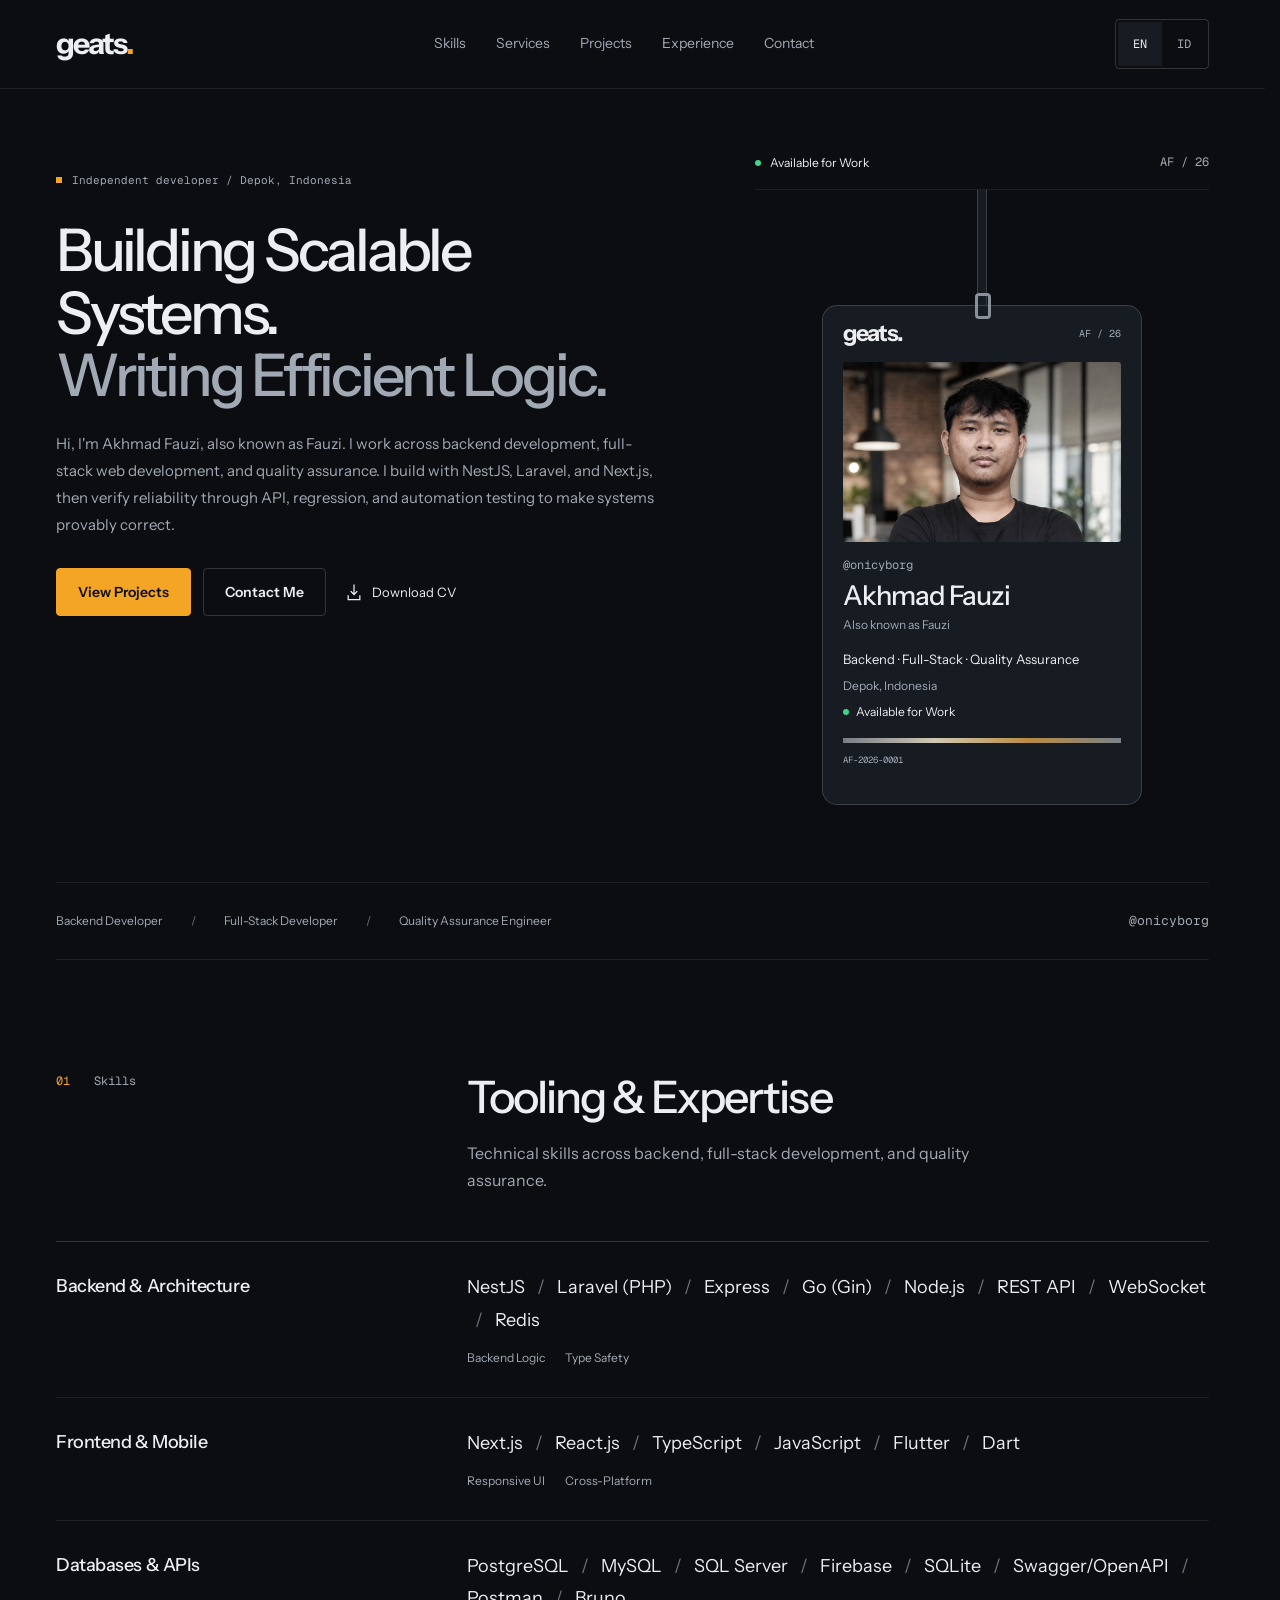
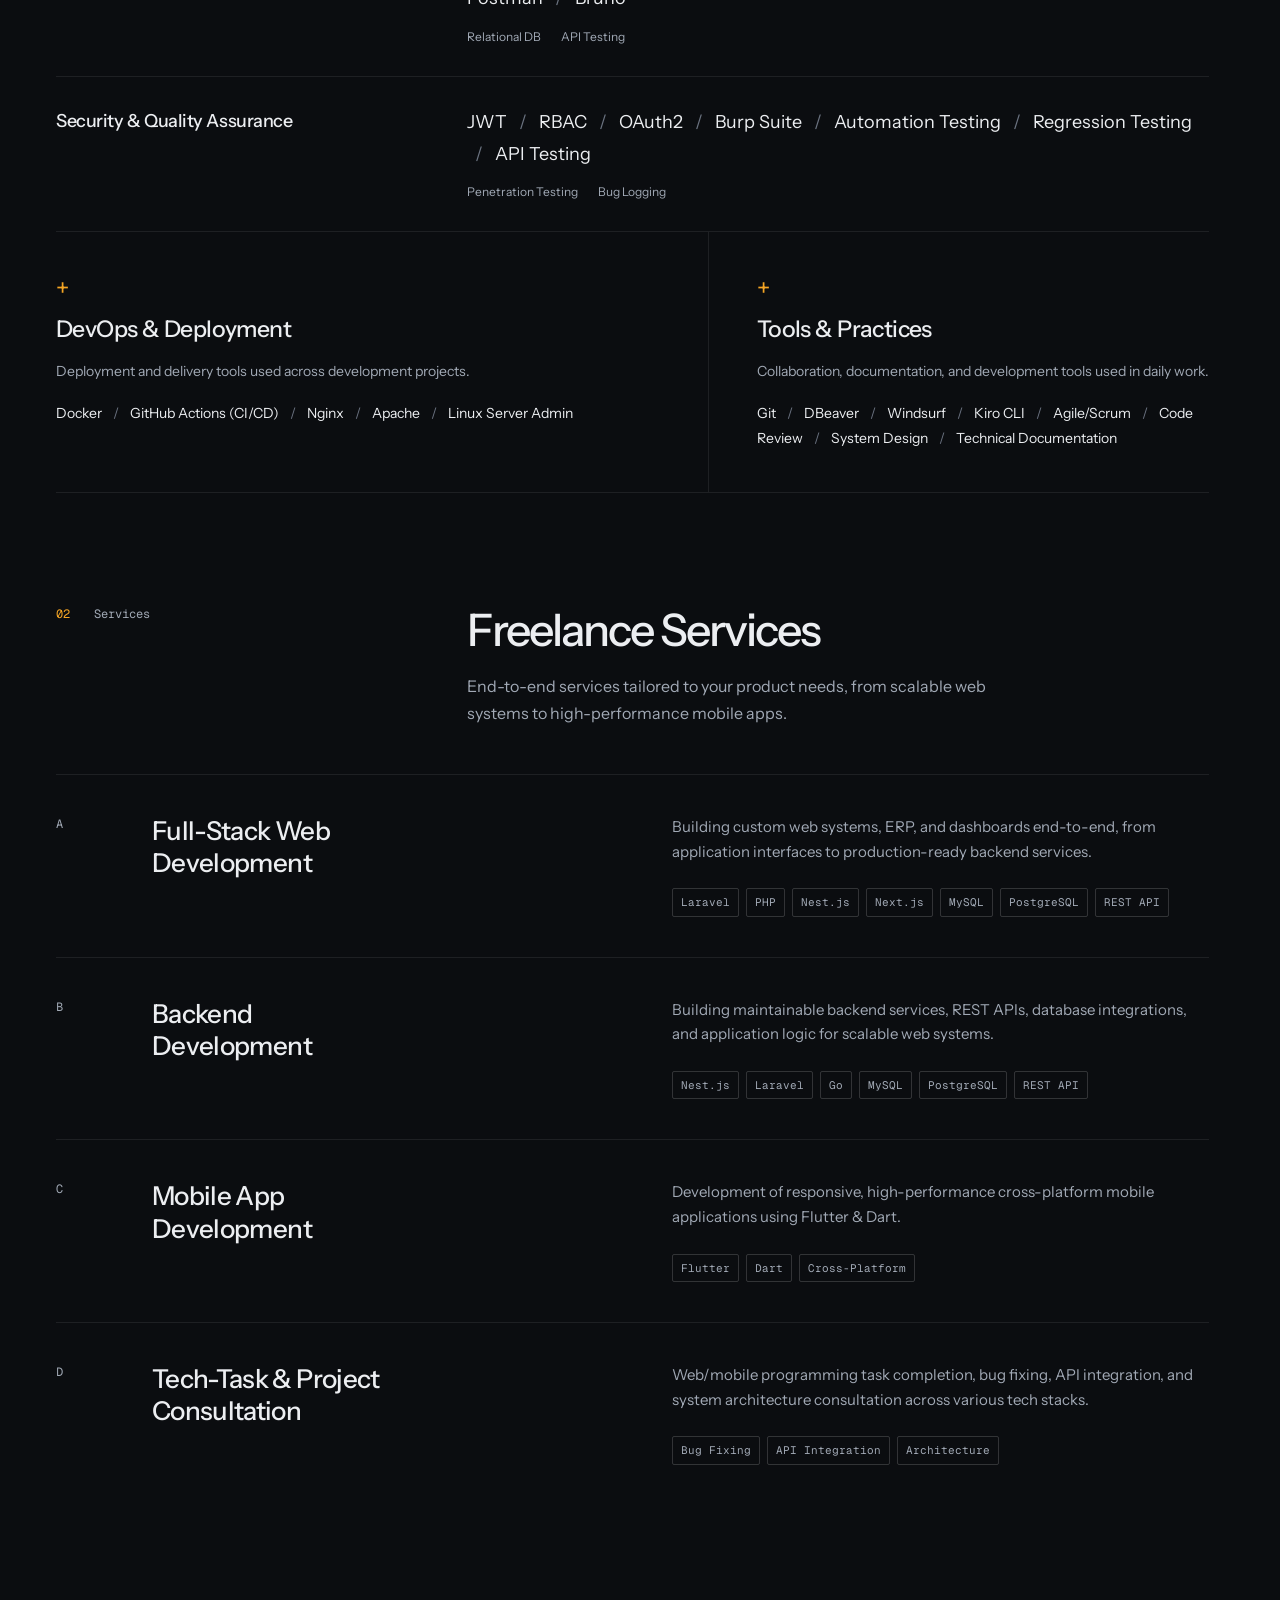
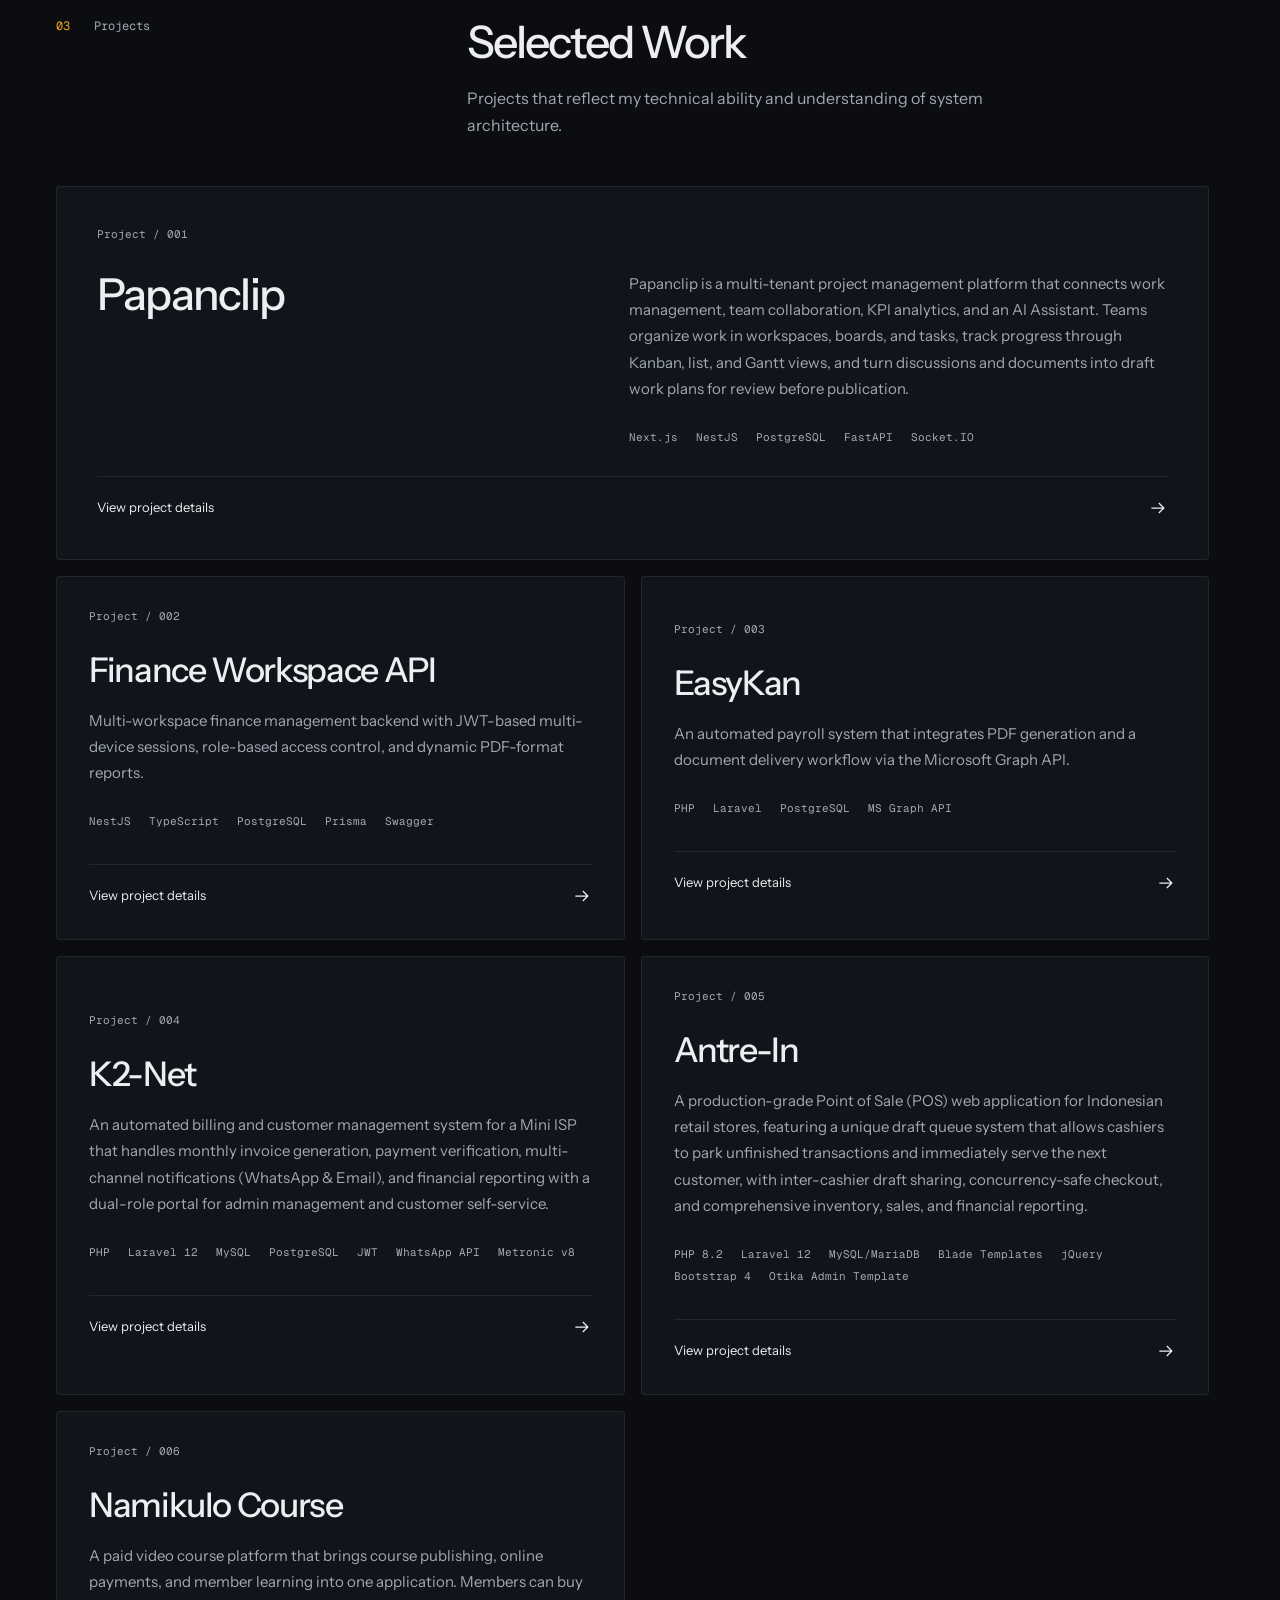
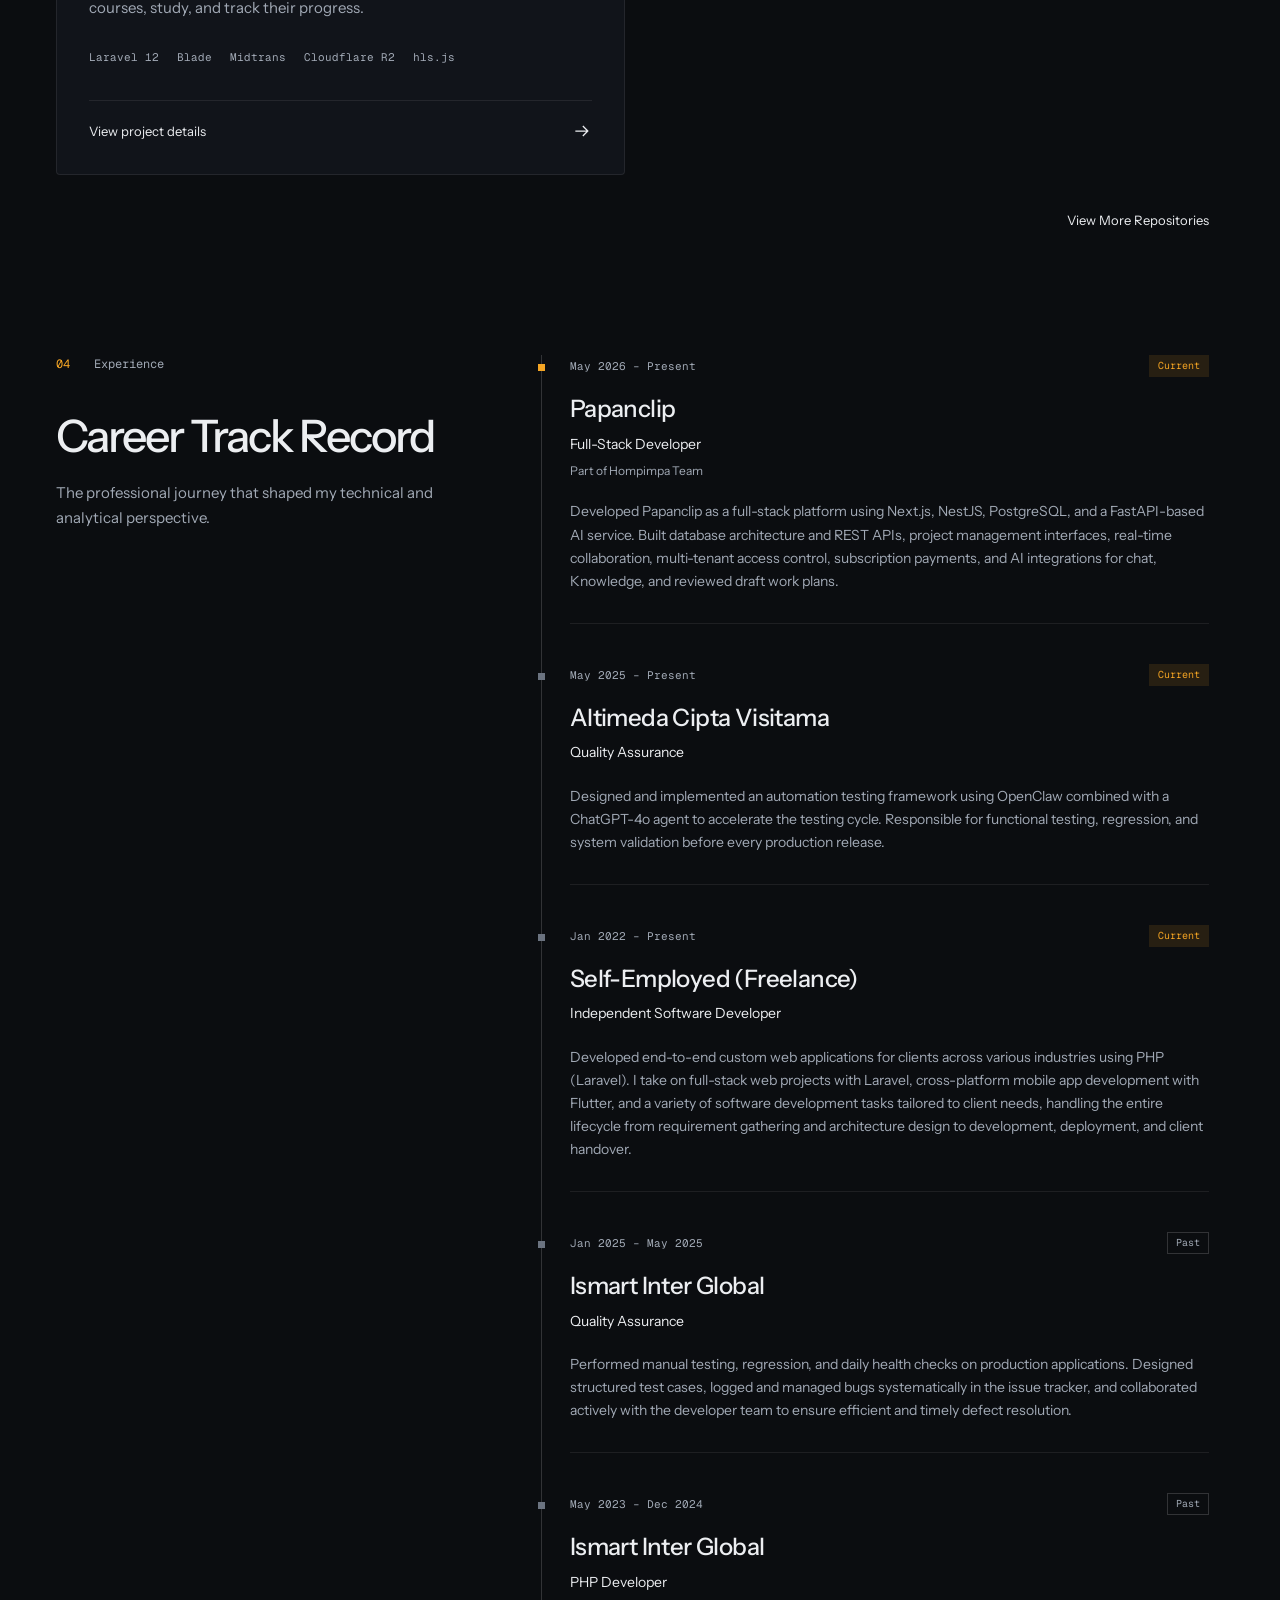
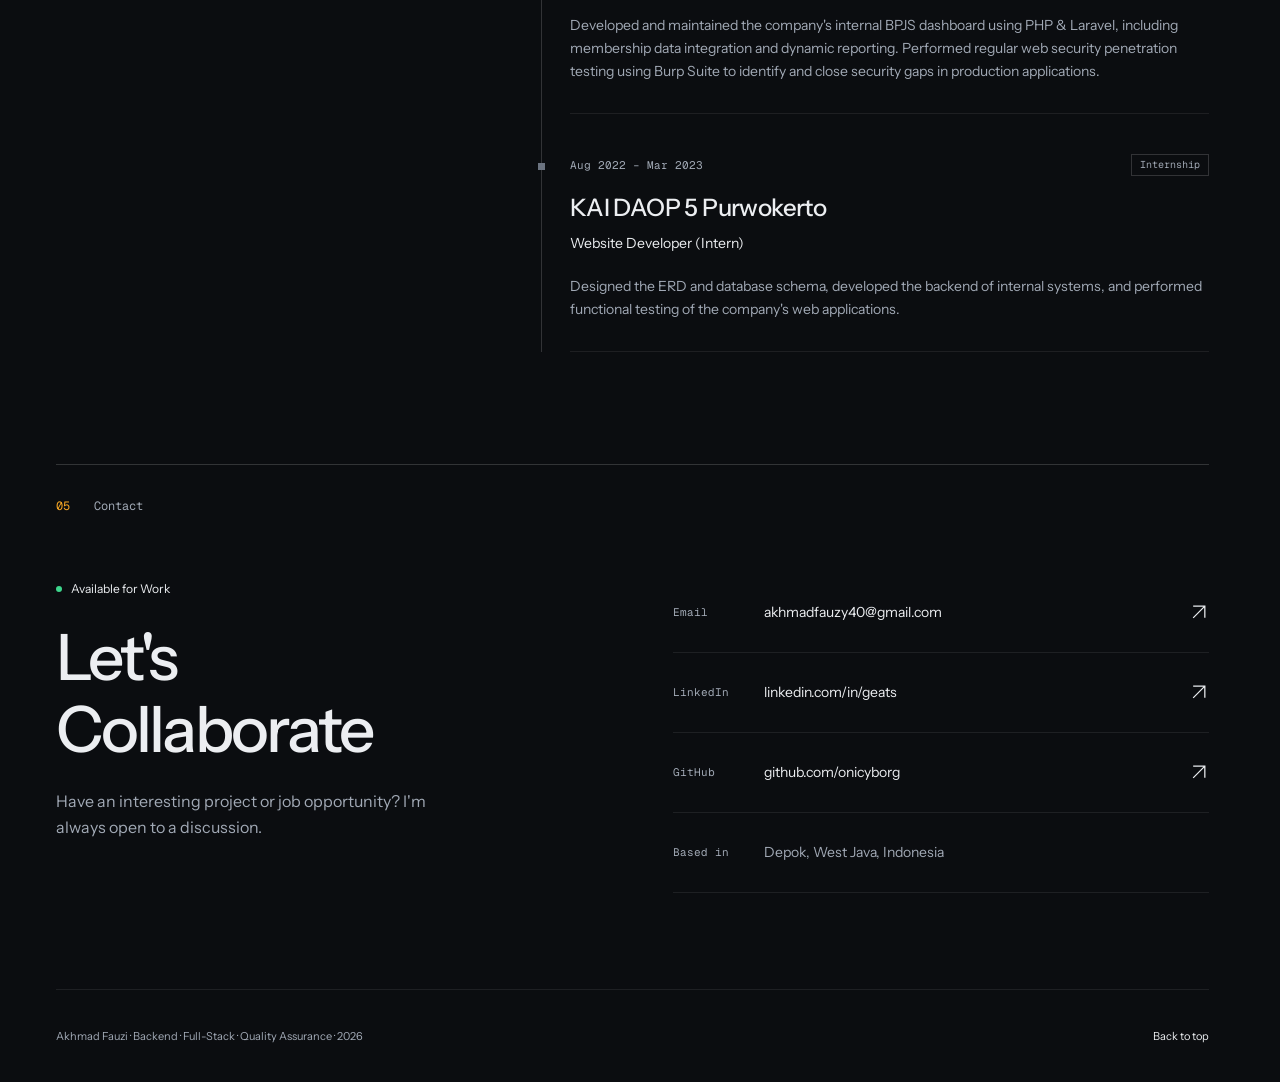
<file: index.html>
<!doctype html>
<html lang="en">
<head>
  <meta charset="UTF-8">
  <meta name="viewport" content="width=device-width, initial-scale=1">
  <title>Akhmad Fauzi | Backend, Full-Stack &amp; Quality Assurance</title>
  <meta name="description" content="Akhmad Fauzi (Fauzi), Backend Developer, Full-Stack Developer, and Quality Assurance Engineer in Depok, Indonesia. NestJS, Laravel, Next.js, and software testing.">
  <meta name="theme-color" content="#0B0D10">
  <meta property="og:type" content="website">
  <meta property="og:title" content="Akhmad Fauzi | Backend, Full-Stack &amp; Quality Assurance">
  <meta property="og:description" content="Akhmad Fauzi (Fauzi), Backend Developer, Full-Stack Developer, and Quality Assurance Engineer in Depok, Indonesia. NestJS, Laravel, Next.js, and software testing.">
  <meta property="og:url" content="https://geats-portfolio.vercel.app/">
  <meta property="og:image" content="https://geats-portfolio.vercel.app/geats.png">
  <meta property="og:locale" content="en_US">
  <meta name="twitter:card" content="summary">
  <meta name="twitter:title" content="Akhmad Fauzi | Backend, Full-Stack &amp; Quality Assurance">
  <meta name="twitter:description" content="Akhmad Fauzi (Fauzi), Backend Developer, Full-Stack Developer, and Quality Assurance Engineer in Depok, Indonesia. NestJS, Laravel, Next.js, and software testing.">
  <meta name="twitter:image" content="https://geats-portfolio.vercel.app/geats.png">
  <link rel="canonical" href="https://geats-portfolio.vercel.app/">
  <link rel="icon" href="geats.png" type="image/png">
  <link rel="preconnect" href="https://fonts.googleapis.com">
  <link rel="preconnect" href="https://fonts.gstatic.com" crossorigin>
  <link href="https://fonts.googleapis.com/css2?family=Geist+Mono:wght@400;500&family=Instrument+Sans:wght@400;500;600;700&display=swap" rel="stylesheet" media="print" onload="this.media='all'">
  <link rel="stylesheet" href="assets/css/styles.css">
  <script type="importmap">{"imports":{"three":"https://cdn.jsdelivr.net/npm/three@0.160.0/build/three.module.js","three/addons/":"https://cdn.jsdelivr.net/npm/three@0.160.0/examples/jsm/"}}</script>
  <script type="module" src="assets/js/main.js"></script>
</head>
<body>
  <a class="skip-link" href="#main" data-i18n="nav.skip">Skip to content</a>
  <header class="site-header"><div class="header-inner container">
    <a class="wordmark" href="#hero" data-i18n-aria="nav.home" aria-label="Akhmad Fauzi, home">geats<span aria-hidden="true">.</span></a>
    <nav id="navigation" data-i18n-aria="nav.main" aria-label="Main navigation"><a href="#skills" data-i18n="nav.skills">Skills</a><a href="#services" data-i18n="nav.services">Services</a><a href="#projects" data-i18n="nav.projects">Projects</a><a href="#experience" data-i18n="nav.experience">Experience</a><a href="#contact" data-i18n="nav.contact">Contact</a></nav>
    <div class="header-actions"><div class="language-switch" role="group" data-i18n-aria="nav.language" aria-label="Language"><button type="button" data-lang="en" aria-pressed="true" data-i18n-aria="lang.en" aria-label="English">EN</button><button type="button" data-lang="id" aria-pressed="false" data-i18n-aria="lang.id" aria-label="Indonesian">ID</button></div><button type="button" class="menu-toggle" aria-expanded="false" aria-controls="navigation" data-i18n="nav.menu">Menu</button></div>
  </div></header>
  <main id="main" tabindex="-1">
    <section id="hero" class="hero container" aria-labelledby="hero-title">
      <div class="hero-copy">
        <p class="eyebrow"><span class="signal-mark" aria-hidden="true"></span><span data-i18n="hero.eyebrow">Independent developer / Depok, Indonesia</span></p>
        <h1 id="hero-title"><span data-i18n="hero.line1">Building Scalable Systems.</span> <span class="headline-secondary" data-i18n="hero.line2">Writing Efficient Logic.</span></h1>
        <p class="hero-description" data-i18n="hero.desc">Hi, I'm Akhmad Fauzi, also known as Fauzi. I work across backend development, full-stack web development, and quality assurance. I build with NestJS, Laravel, and Next.js, then verify reliability through API, regression, and automation testing to make systems provably correct.</p>
        <div class="hero-actions"><a href="#projects" class="button primary" data-i18n="hero.btnProjects">View Projects</a><a href="#contact" class="button secondary" data-i18n="hero.btnContact">Contact Me</a><a href="CV-Akhmad Fauzi.pdf" download="CV-Akhmad-Fauzi.pdf" class="text-link cv-link"><svg viewBox="0 0 24 24" aria-hidden="true"><path d="M12 3v12m-4-4 4 4 4-4M5 16v5h14v-5"/></svg><span data-i18n="hero.btnCV">Download CV</span></a></div>
      </div>
      <div class="identity-stage">
        <div class="stage-heading"><span class="status"><span class="status-dot" aria-hidden="true"></span><span data-i18n="nav.status">Available for Work</span></span><span class="mono">AF / 26</span></div>
        <div id="card-stage" class="card-stage">
          <div id="card-fallback" class="card-fallback"><div class="lanyard-static" aria-hidden="true"></div>
            <article class="id-card" id="id-front" data-i18n-aria="card.front" aria-label="Front of identity card">
              <div class="id-top"><span>geats.</span><span class="mono">AF / 26</span></div><img src="ace.jpeg" alt="Akhmad Fauzi" width="320" height="250" fetchpriority="high" class="id-photo">
              <div class="id-details"><p class="mono id-handle">@onicyborg</p><h2>Akhmad Fauzi</h2><p class="id-alias" data-i18n="card.alias">Also known as Fauzi</p><p class="id-role" data-i18n="card.role">Backend · Full-Stack · Quality Assurance</p><p class="id-location" data-i18n="card.location">Depok, Indonesia</p><p class="id-status"><span class="status-dot" aria-hidden="true"></span><span data-i18n="nav.status">Available for Work</span></p><div class="foil" aria-hidden="true"></div><!-- Decorative ID, not a credential or employee number. --><p class="mono id-number" aria-hidden="true">AF-2026-0001</p></div>
            </article>
            <article class="id-card id-back" id="id-back" hidden data-i18n-aria="card.back" aria-label="Back of identity card"><div class="id-top"><span>geats.</span><span class="mono">AF / 26</span></div><div class="id-details"><p class="mono" data-i18n="card.stack">Core toolkit</p><h2>Akhmad Fauzi</h2><ul class="id-stack"><li>NestJS</li><li>Laravel</li><li>PostgreSQL</li><li data-i18n="tag.qa">Quality Assurance</li></ul><div class="id-contacts"><span>akhmadfauzy40@gmail.com</span><span>github.com/onicyborg</span><span>linkedin.com/in/geats</span></div><div class="barcode" aria-hidden="true"></div><p class="mono id-number" aria-hidden="true">AF-2026-0001</p></div></article>
          </div>
          <div class="sr-only" id="card-description" data-i18n="card.sr">Akhmad Fauzi, also known as Fauzi. Backend Developer, Full-Stack Developer, and Quality Assurance Engineer. @onicyborg. Depok, Indonesia. Available for Work. Toolkit: NestJS, Laravel, PostgreSQL, Quality Assurance. Email: akhmadfauzy40@gmail.com. GitHub: github.com/onicyborg. LinkedIn: linkedin.com/in/geats.</div>
        </div>
      </div>
      <div class="hero-baseline"><div class="roles"><span data-i18n="role.backend">Backend Developer</span><span data-i18n="role.fullstack">Full-Stack Developer</span><span data-i18n="role.qa">Quality Assurance Engineer</span></div><a href="https://github.com/onicyborg" target="_blank" rel="noopener noreferrer" class="text-link mono">@onicyborg</a></div>
    </section>
    <section id="skills" class="section container" aria-labelledby="skills-title"><div class="section-header reveal"><p class="section-index"><span>01</span><span data-i18n="nav.skills">Skills</span></p><div><h2 id="skills-title" data-i18n="skills.heading">Tooling &amp; Expertise</h2><p data-i18n="skills.sub">Technologies I master and use daily to build reliable systems.</p></div></div><div id="skills-table" class="skills-table"></div><div id="skills-notes" class="skills-notes"></div></section>
    <section id="services" class="section container" aria-labelledby="services-title"><div class="section-header reveal"><p class="section-index"><span>02</span><span data-i18n="nav.services">Services</span></p><div><h2 id="services-title" data-i18n="services.heading">Freelance Services</h2><p data-i18n="services.sub">End-to-end services tailored to your product needs, from scalable web systems to high-performance mobile apps.</p></div></div><div id="services-list" class="services-list"></div></section>
    <section id="projects" class="section container" aria-labelledby="projects-title"><div class="section-header reveal"><p class="section-index"><span>03</span><span data-i18n="nav.projects">Projects</span></p><div><h2 id="projects-title" data-i18n="projects.heading">Selected Work</h2><p data-i18n="projects.sub">Projects that reflect my technical ability and understanding of system architecture.</p></div></div><div id="projects-list" class="projects-list"></div><div class="projects-footer"><a href="https://github.com/onicyborg?tab=repositories" target="_blank" rel="noopener noreferrer" class="text-link" data-i18n="projects.more">View More Repositories</a></div></section>
    <section id="experience" class="section container experience-section" aria-labelledby="experience-title"><div class="experience-intro reveal"><p class="section-index"><span>04</span><span data-i18n="nav.experience">Experience</span></p><h2 id="experience-title" data-i18n="exp.heading">Career Track Record</h2><p data-i18n="exp.sub">The professional journey that shaped my technical and analytical perspective.</p></div><div id="timeline" class="timeline"></div></section>
    <section id="contact" class="section container contact-section" aria-labelledby="contact-title">
      <p class="section-index reveal"><span>05</span><span data-i18n="nav.contact">Contact</span></p>
      <div class="contact-grid"><div class="reveal"><span class="status"><span class="status-dot" aria-hidden="true"></span><span data-i18n="nav.status">Available for Work</span></span><h2 id="contact-title" data-i18n="contact.heading">Let's Collaborate</h2><p data-i18n="contact.sub">Have an interesting project or job opportunity? I'm always open to a discussion.</p></div><div class="contact-details reveal">
        <a href="mailto:akhmadfauzy40@gmail.com"><span class="mono" data-i18n="contact.email">Email</span><span>akhmadfauzy40@gmail.com</span><svg viewBox="0 0 24 24" aria-hidden="true"><path d="M5 19 19 5M5 5h14v14"/></svg></a>
        <a href="https://linkedin.com/in/geats" target="_blank" rel="noopener noreferrer"><span class="mono">LinkedIn</span><span>linkedin.com/in/geats</span><svg viewBox="0 0 24 24" aria-hidden="true"><path d="M5 19 19 5M5 5h14v14"/></svg></a>
        <a href="https://github.com/onicyborg" target="_blank" rel="noopener noreferrer"><span class="mono">GitHub</span><span>github.com/onicyborg</span><svg viewBox="0 0 24 24" aria-hidden="true"><path d="M5 19 19 5M5 5h14v14"/></svg></a>
        <p class="location"><span class="mono" data-i18n="contact.based">Based in</span><span data-i18n="contact.location">Depok, West Java, Indonesia</span></p>
      </div></div>
    </section>
    <noscript><p class="container">Enable JavaScript for the skills, services, projects, and experience details. You can also download the CV above. / Aktifkan JavaScript untuk detail keahlian, layanan, proyek, dan pengalaman. Anda juga dapat mengunduh CV di atas.</p></noscript>
  </main>
  <footer class="container site-footer"><p data-i18n="footer.text">Akhmad Fauzi · Backend · Full-Stack · Quality Assurance · 2026</p><a href="#hero" class="text-link" data-i18n="footer.top">Back to top</a></footer>
  <dialog id="project-dialog" aria-modal="true" aria-labelledby="project-title" class="project-dialog"><div class="dialog-toolbar"><span id="project-number" class="mono"></span><button type="button" class="close-button" data-close-project data-i18n-aria="projects.close" aria-label="Close project"><svg viewBox="0 0 24 24" aria-hidden="true"><path d="m6 6 12 12M6 18 18 6"/></svg></button></div><div id="project-content"></div><div class="dialog-navigation"><button type="button" id="previous-project" class="text-link" data-i18n="projects.prev">Previous project</button><span id="project-position" class="mono" aria-live="polite" aria-atomic="true"></span><button type="button" id="next-project" class="text-link" data-i18n="projects.next">Next project</button></div></dialog>
  <dialog id="lightbox" class="lightbox" aria-modal="true" aria-labelledby="lightbox-title"><div class="lightbox-toolbar"><h2 id="lightbox-title"></h2><button type="button" class="close-button" id="close-lightbox" data-i18n-aria="projects.closeImage" aria-label="Close image"><svg viewBox="0 0 24 24" aria-hidden="true"><path d="m6 6 12 12M6 18 18 6"/></svg></button></div><img id="lightbox-image" alt="" width="1600" height="1000"></dialog>
</body>
</html>
</file>
<file: assets/css/styles.css>
:root {
  --bg: #0B0D10; --surface-1: #11141A; --surface-2: #171B22;
  --line: rgba(255,255,255,0.08); --line-strong: rgba(255,255,255,0.16);
  --text: #ECEEF1; --text-muted: #A1A9B5; --text-dim: #6B7380;
  --accent: #F5A524; --accent-soft: rgba(245,165,36,0.12); --info: #7AA8FF;
  --ok: #3DD68C; --danger: #F2665F;
  --font: 'Instrument Sans', Arial, sans-serif; --mono: 'Geist Mono', Consolas, monospace;
  --ease: cubic-bezier(.22,1,.36,1); --radius: 4px;
  color-scheme: dark; font-family: var(--font); color: var(--text); background: var(--bg);
}
*, *::before, *::after { box-sizing: border-box; }
html { scroll-behavior: smooth; scroll-padding-top: 100px; scrollbar-gutter: stable; }
body { margin: 0; font-size: 16px; line-height: 1.65; }
body.scroll-locked { overflow: hidden; }
[hidden] { display: none !important; }
::selection { background: var(--accent); color: var(--bg); }
:focus-visible { outline: 2px solid var(--accent); outline-offset: 5px; }
button, a { -webkit-tap-highlight-color: transparent; touch-action: manipulation; }
button { font: inherit; color: inherit; cursor: pointer; }
a { color: inherit; text-decoration: none; }
button, a, [tabindex] { scroll-margin: 100px 0 24px; }
button:disabled { cursor: default; }
img, canvas { max-width: 100%; display: block; }
svg { width: 20px; height: 20px; fill: none; stroke: currentColor; stroke-width: 1.5; flex-shrink: 0; }
h1, h2, h3, p { margin: 0; }
h1, h2, h3 { font-weight: 500; line-height: 1.13; }
h2 { font-size: clamp(32px, 3.5vw, 48px); letter-spacing: -.045em; text-wrap: balance; }
h3 { font-size: 23px; letter-spacing: -.025em; }
p { color: var(--text-muted); }
ul { padding: 0; margin: 0; list-style: none; }
.container { width: min(1280px, calc(100% - 112px)); margin-inline: auto; }
.mono, .eyebrow, .section-index, .tech-list, .experience-meta { font-family: var(--mono); font-size: 12px; font-weight: 400; }
.sr-only { position: absolute; width: 1px; height: 1px; padding: 0; margin: -1px; overflow: hidden; clip-path: inset(50%); white-space: nowrap; border: 0; }
.skip-link { position: fixed; top: -100px; left: 16px; z-index: 100; background: var(--accent); color: var(--bg); padding: 12px 20px; }
.skip-link:focus { top: 16px; }
.site-header { position: sticky; top: 0; z-index: 20; background: var(--bg); border-bottom: 1px solid var(--line); }
.header-inner { display: flex; align-items: center; justify-content: space-between; min-height: 88px; gap: 32px; }
.wordmark { font-size: 30px; font-weight: 700; letter-spacing: -.07em; min-height: 44px; }
.wordmark span { color: var(--accent); }
nav { display: flex; gap: 30px; }
nav a { display: inline-flex; align-items: center; min-height: 44px; font-size: 14px; color: var(--text-muted); border-bottom: 1px solid transparent; transition: color .18s, border-color .18s; }
nav a:hover, nav a[aria-current] { color: var(--text); border-color: var(--accent); }
.header-actions, .language-switch { display: flex; align-items: center; }
.language-switch { border: 1px solid var(--line-strong); border-radius: var(--radius); padding: 2px; }
.language-switch button { background: transparent; border: 0; min-width: 44px; min-height: 44px; font: 12px var(--mono); color: var(--text-muted); }
.language-switch button[aria-pressed="true"] { background: var(--surface-2); color: var(--text); }
.menu-toggle { display: none; background: none; border: 1px solid var(--line-strong); padding: 8px 16px; min-height: 44px; }
.hero { display: grid; grid-template-columns: minmax(0,1.4fr) minmax(0,1fr); column-gap: clamp(32px,5vw,80px); padding-top: 64px; }
.hero-copy { padding-top: 18px; }
.eyebrow { display: flex; align-items: center; gap: 10px; font-size: 11px; }
.signal-mark { width: 6px; height: 6px; background: var(--accent); flex-shrink: 0; }
h1 { font-size: clamp(44px, 4.6vw, 68px); line-height: 1.06; letter-spacing: -.055em; margin: 30px 0 24px; text-wrap: balance; }
h1 > span { display: block; }
.headline-secondary { color: var(--text-muted); }
.hero-description { font-size: 15px; line-height: 1.8; max-width: 61ch; }
.hero-actions { display: flex; align-items: center; flex-wrap: wrap; gap: 12px; margin-top: 30px; }
.button { min-height: 48px; display: inline-flex; align-items: center; justify-content: center; padding: 11px 21px; border: 1px solid var(--line-strong); border-radius: var(--radius); font-size: 14px; font-weight: 600; transition: transform .2s var(--ease), background .2s, border-color .2s; }
.button:hover { transform: translateY(-2px); border-color: var(--text-muted); }
.primary { background: var(--accent); color: var(--bg); border-color: var(--accent); }
.primary:hover { background: #ffb740; border-color: #ffb740; }
.secondary { background: transparent; }
.text-link { display: inline-flex; align-items: center; justify-content: center; gap: 8px; min-height: 44px; font-size: 13px; background: none; border: 0; padding: 8px 0; text-underline-offset: 5px; }
.text-link:hover { text-decoration: underline; }
.cv-link { margin-left: 6px; }
.identity-stage { align-self: start; min-width: 0; }
.stage-heading { display: flex; justify-content: space-between; gap: 8px; align-items: center; padding-bottom: 16px; border-bottom: 1px solid var(--line); color: var(--text-muted); }
.status { display: inline-flex; align-items: center; gap: 9px; font-size: 12px; color: var(--text); }
.status-dot { background: var(--ok); width: 6px; height: 6px; border-radius: 50%; display: inline-block; flex-shrink: 0; }
.card-stage { height: 640px; position: relative; isolation: isolate; }
.card-stage canvas { position: absolute; inset: 0; width: 100%; height: 100%; touch-action: pan-y pinch-zoom; cursor: grab; }
.card-stage canvas:active { cursor: grabbing; }
.card-fallback { display: flex; justify-content: center; align-items: flex-end; position: absolute; inset: 0; padding-bottom: 25px; }
.lanyard-static { position: absolute; top: 0; height: calc(100% - 525px); width: 10px; background: var(--surface-2); border-inline: 1px solid var(--line-strong); }
.lanyard-static::after { content: ''; position: absolute; bottom: -14px; left: -3px; width: 16px; height: 26px; border: 3px solid #89909a; border-radius: 4px; z-index: 2; }
.id-card { width: min(320px, 100%); min-height: 500px; background: var(--surface-2); border: 1px solid var(--line-strong); border-radius: 15px; overflow: hidden; }
.id-top { display: flex; align-items: center; justify-content: space-between; margin: 0 20px; height: 56px; }
.id-top > :first-child { font-weight: 700; font-size: 23px; letter-spacing: -.06em; }
.id-top .mono { color: var(--text-muted); font-size: 10px; }
.id-photo { width: calc(100% - 40px); margin-inline: 20px; height: 180px; object-fit: cover; object-position: 50% 8%; filter: saturate(.6); border-radius: 3px; }
.id-details { padding: 14px 20px 10px; }
.id-handle { font-size: 12px; margin-bottom: 5px; }
.id-details h2 { font-size: 27px; letter-spacing: -.04em; }
.id-alias { font-size: 12px; margin-top: 4px; }
.id-role { font-size: 13px; color: var(--text); margin-top: 14px; }
.id-location, .id-status { font-size: 12px; margin-top: 6px; }
.id-status { display: flex; align-items: center; gap: 7px; color: var(--text); }
.foil { height: 5px; margin-top: 16px; background: linear-gradient(100deg,#787e88,#d0c8b4,#b98b42,#7b828b); }
.id-number { margin-top: 10px; font-size: 9px; }
.id-back .id-details h2 { margin-top: 12px; }
.id-stack { display: flex; flex-wrap: wrap; gap: 8px; margin: 24px 0; }
.id-stack li { border: 1px solid var(--line-strong); padding: 5px 8px; font: 12px var(--mono); }
.id-contacts { display: flex; flex-direction: column; gap: 8px; font-size: 13px; color: var(--text-muted); }
.barcode { height: 35px; margin-top: 24px; background: repeating-linear-gradient(90deg,var(--text-muted) 0 2px,transparent 2px 4px,var(--text-muted) 4px 5px,transparent 5px 9px); }
.card-fallback[role="button"] { cursor: pointer; }
.hero-baseline { grid-column: 1 / -1; display: flex; justify-content: space-between; gap: 24px; border-top: 1px solid var(--line); border-bottom: 1px solid var(--line); margin-top: 52px; padding: 16px 0; color: var(--text-muted); }
.roles { display: flex; gap: 28px; align-items: center; font-size: 12px; }
.roles span + span::before { content: '/'; margin-right: 28px; color: var(--text-dim); }
.section { padding-top: 112px; }
.section-header { display: grid; grid-template-columns: 1fr 2fr; gap: 40px; margin-bottom: 48px; }
.section-index { display: flex; gap: 24px; align-items: baseline; color: var(--text-muted); }
.section-index > :first-child { color: var(--accent); }
.section-header p:not(.section-index) { max-width: 53ch; margin-top: 18px; }
.skills-table { border-top: 1px solid var(--line-strong); }
.skill-row { display: grid; grid-template-columns: 1fr 2fr; gap: 40px; padding: 29px 0; border-bottom: 1px solid var(--line); }
.skill-row h3 { font-size: 18px; padding-top: 3px; line-height: 1.4; }
.tools { color: var(--text); font-size: 18px; line-height: 1.8; }
.tools span { color: var(--text-dim); padding-inline: 8px; }
.skill-tags { display: flex; flex-wrap: wrap; gap: 5px 20px; margin-top: 12px; color: var(--text-muted); font-size: 12px; }
.skills-notes { display: grid; grid-template-columns: 1.3fr 1fr; border-bottom: 1px solid var(--line); }
.skill-note { padding: 40px 48px 40px 0; }
.skill-note + .skill-note { border-left: 1px solid var(--line); padding-left: 48px; padding-right: 0; }
.note-mark { color: var(--accent); display: block; margin-bottom: 16px; font: 22px var(--mono); }
.skill-note p { margin-top: 18px; font-size: 14px; }
.skill-note .tools { color: var(--text); }
.service-row { display: grid; grid-template-columns: 64px 1fr 1.1fr; gap: 32px; padding: 40px 0; border-top: 1px solid var(--line); }
.service-number { color: var(--text-muted); }
.service-row h3 { font-size: 26px; max-width: 15ch; line-height: 1.25; }
.service-row p { font-size: 15px; }
.tech-list { display: flex; flex-wrap: wrap; gap: 7px; margin-top: 24px; color: var(--text-muted); font-size: 11px; }
.tech-list li { border: 1px solid var(--line-strong); padding: 4px 8px; border-radius: 2px; }
.projects-list { display: grid; grid-template-columns: 1fr 1fr; gap: 16px; }
.project-card { position: relative; min-width: 0; text-align: left; background: var(--surface-1); border: 1px solid var(--line); border-radius: var(--radius); padding: 32px; transition: border-color .22s, transform .22s var(--ease); }
.project-card:hover { border-color: var(--line-strong); transform: translateY(-3px); }
.project-card:first-child { grid-column: 1 / -1; display: grid; grid-template-columns: 1fr 1.15fr; gap: 32px 64px; padding: 40px; }
.project-card .project-kicker { display: block; color: var(--text-muted); font: 11px var(--mono); margin-bottom: 28px; }
.project-card .project-name { display: block; font-size: 34px; line-height: 1.15; letter-spacing: -.04em; font-weight: 500; }
.project-card:first-child .project-name { font-size: 44px; max-width: 10ch; }
.project-card .project-summary { display: block; color: var(--text-muted); font-size: 15px; line-height: 1.75; margin-top: 18px; }
.project-card:first-child .project-summary { margin-top: 44px; }
.project-card .project-tech { display: flex; flex-wrap: wrap; gap: 8px 18px; margin-top: 28px; font: 11px var(--mono); color: var(--text-muted); }
.project-card .project-open { display: flex; justify-content: space-between; align-items: center; border-top: 1px solid var(--line); margin-top: 36px; padding-top: 20px; font-size: 13px; }
.project-card:first-child .project-open { grid-column: 1 / -1; margin-top: 0; }
.project-open svg { transition: transform .2s var(--ease); }
.project-card:hover .project-open svg { transform: translateX(4px); }
.projects-footer { display: flex; justify-content: flex-end; margin-top: 24px; }
.experience-section { display: grid; grid-template-columns: 1fr 1.65fr; gap: 80px; }
.experience-intro { align-self: start; position: sticky; top: 128px; }
.experience-intro h2 { margin: 36px 0 20px; }
.experience-intro > p:last-child { font-size: 15px; }
.experience-item { padding: 0 0 40px 28px; border-left: 1px solid var(--line-strong); position: relative; }
.experience-item::before { content: ''; width: 7px; height: 7px; position: absolute; left: -4px; top: 9px; background: var(--text-dim); }
.experience-item:first-child::before { background: var(--accent); }
.experience-meta { display: flex; gap: 16px; align-items: center; justify-content: space-between; color: var(--text-muted); font-size: 11px; margin-bottom: 18px; }
.state { border: 1px solid var(--line-strong); padding: 2px 8px; font-size: 10px; }
.state.current { border-color: transparent; background: var(--accent-soft); color: var(--accent); }
.experience-item h3 { font-size: 24px; }
.experience-role { color: var(--text); font-size: 14px; margin-top: 10px; }
.team { font-size: 12px; margin-top: 5px; }
.experience-description { font-size: 14px; margin-top: 20px; padding-bottom: 30px; border-bottom: 1px solid var(--line); }
.experience-item:last-child { padding-bottom: 0; }
.contact-section { padding-bottom: 96px; }
.contact-section > .section-index { border-top: 1px solid var(--line-strong); padding-top: 32px; }
.contact-grid { display: grid; grid-template-columns: 1fr 1fr; gap: 80px; margin-top: 56px; }
.contact-grid h2 { font-size: clamp(48px,5vw,72px); margin: 22px 0; max-width: 9ch; }
.contact-grid p { max-width: 38ch; }
.contact-details a, .contact-details .location { display: grid; grid-template-columns: 75px 1fr 20px; align-items: center; gap: 16px; border-bottom: 1px solid var(--line); min-height: 80px; padding: 16px 0; font-size: 14px; max-width: none; }
.contact-details a > span:nth-child(2), .location span { overflow-wrap: anywhere; min-width: 0; }
.contact-details .mono { font-size: 11px; color: var(--text-muted); }
.contact-details a:hover { color: var(--info); }
.contact-details .location { grid-template-columns: 75px 1fr; }
.site-footer { display: flex; justify-content: space-between; align-items: center; gap: 24px; padding-block: 24px; border-top: 1px solid var(--line); }
.site-footer p { font-size: 11px; }
.site-footer a { white-space: nowrap; font-size: 11px; }
dialog { color: var(--text); background: var(--surface-1); border: 1px solid var(--line-strong); padding: 0; border-radius: 8px; max-height: calc(100dvh - 48px); overscroll-behavior: contain; }
dialog::backdrop { background: rgba(0,0,0,.82); }
dialog[open] { animation: dialog-in .24s var(--ease); }
dialog.closing { animation: dialog-out .15s ease-in forwards; }
.project-dialog { width: min(960px,calc(100% - 48px)); }
.dialog-toolbar { display: flex; justify-content: space-between; align-items: center; padding: 12px 32px; border-bottom: 1px solid var(--line); position: sticky; top: 0; z-index: 2; background: var(--surface-1); }
.dialog-toolbar > span { color: var(--text-muted); }
.close-button { display: grid; place-items: center; width: 44px; height: 44px; background: var(--surface-2); border: 1px solid var(--line-strong); border-radius: var(--radius); }
#project-content { padding: 32px; }
#project-title { font-size: clamp(32px,4vw,52px); outline-offset: 8px; }
.modal-summary { max-width: 65ch; margin-top: 20px; }
.project-context { display: grid; grid-template-columns: repeat(2,minmax(0,1fr)); gap: 32px; margin-top: 32px; padding: 24px 0; border-top: 1px solid var(--line); border-bottom: 1px solid var(--line); }
.project-context h3 { font: 12px var(--mono); color: var(--text-muted); margin-bottom: 12px; }
.project-context p { font-size: 14px; line-height: 1.7; }
.modal-details { display: grid; grid-template-columns: 1.4fr 1fr; gap: 48px; margin: 36px 0; }
.modal-details h3, .gallery-heading { font: 12px var(--mono); color: var(--text-muted); letter-spacing: 0; margin-bottom: 20px; }
.features-list li { padding: 10px 0 10px 20px; position: relative; border-bottom: 1px solid var(--line); font-size: 14px; }
.features-list li::before { content: ''; width: 4px; height: 4px; background: var(--accent); position: absolute; left: 0; top: 21px; }
.modal-details .tech-list { margin-top: 0; }
.tech-groups { display: grid; gap: 16px; }
.tech-group h4 { color: var(--text-muted); font: 11px var(--mono); margin-bottom: 5px; }
.tech-group p { font-size: 13px; line-height: 1.6; }
.project-role { margin-top: 24px; }
.gallery { display: grid; grid-template-columns: repeat(3,minmax(0,1fr)); gap: 12px; }
.screenshot-slot { position: relative; aspect-ratio: 16/10; border: 1px solid var(--line-strong); display: flex; align-items: center; justify-content: center; min-width: 0; overflow: hidden; }
.slot-placeholder { position: absolute; inset: 10px; border: 1px solid var(--line); display: flex; align-items: center; justify-content: center; flex-direction: column; gap: 10px; text-align: center; padding: 12px; }
.slot-placeholder::before, .slot-placeholder::after { content: ''; position: absolute; width: 8px; height: 8px; border-color: var(--text-dim); }
.slot-placeholder::before { left: -1px; top: -1px; border-top: 1px solid; border-left: 1px solid; }
.slot-placeholder::after { right: -1px; bottom: -1px; border-bottom: 1px solid; border-right: 1px solid; }
.slot-placeholder .mono { font-size: 10px; color: var(--text-muted); }
.slot-placeholder small { font-size: 10px; color: var(--text-muted); }
.screenshot-button { position: absolute; inset: 0; width: 100%; border: 0; padding: 0; background: var(--surface-2); }
.screenshot-button img { width: 100%; height: 100%; object-fit: cover; }
.screenshot-button:focus-visible { outline-offset: -4px; }
.modal-actions { display: flex; flex-wrap: wrap; gap: 12px; margin-top: 28px; }
.project-private { border-top: 1px solid var(--line); color: var(--text-muted); font-size: 14px; margin-top: 28px; padding-top: 20px; }
.dialog-navigation { display: flex; justify-content: space-between; align-items: center; gap: 16px; padding: 16px 32px; border-top: 1px solid var(--line); }
.dialog-navigation .mono { font-size: 11px; color: var(--text-muted); }
.lightbox { width: min(1200px,calc(100% - 32px)); }
.lightbox-toolbar { display: flex; justify-content: space-between; align-items: center; gap: 16px; padding: 16px; }
.lightbox h2 { font: 13px var(--mono); letter-spacing: 0; }
.lightbox img { width: 100%; height: auto; max-height: 75dvh; object-fit: contain; }
.reveal.is-pending { opacity: 0; transform: translateY(12px); }
.reveal { transition: opacity .5s var(--ease), transform .5s var(--ease); }
@keyframes dialog-in { from { opacity: 0; transform: translateY(12px); } to { opacity: 1; transform: none; } }
@keyframes dialog-out { to { opacity: 0; transform: translateY(6px); } }
@media (min-width: 1600px) { .hero { padding-top: 80px; } }
@media (max-width: 1100px) {
  .container { width: calc(100% - 64px); }
  nav { gap: 20px; }
  .hero { column-gap: 32px; grid-template-columns: 1.2fr 1fr; }
  h1 { font-size: clamp(44px,5vw,60px); }
  .card-stage { height: 620px; }
  .hero-description { font-size: 14px; }
  .hero-actions { gap: 10px; }
  .cv-link { margin-left: 0; }
  .experience-section, .contact-grid { gap: 48px; }
  .contact-details a, .contact-details .location { grid-template-columns: 1fr 20px; gap: 4px 12px; }
  .contact-details a .mono, .contact-details .location .mono { grid-column: 1 / -1; }
  .contact-details .location { grid-template-columns: 1fr; }
}
@media (max-width: 800px) {
  .header-inner { min-height: 76px; }
  .header-actions { gap: 12px; }
  .menu-toggle { display: block; }
  nav { display: none; position: absolute; top: 100%; left: 0; right: 0; padding: 20px 32px; background: var(--surface-1); border-bottom: 1px solid var(--line-strong); grid-template-columns: 1fr 1fr; }
  nav.is-open { display: grid; }
  nav a { padding: 4px 8px; }
  .hero { grid-template-columns: 1fr; padding-top: 40px; }
  .hero-copy { padding-top: 0; }
  h1 { font-size: clamp(44px,7.8vw,64px); max-width: 13ch; }
  .hero-description { font-size: 16px; max-width: 62ch; }
  .identity-stage { width: min(420px,100%); justify-self: center; margin-top: 48px; }
  .card-stage { height: 620px; }
  .hero-baseline { margin-top: 40px; }
  .roles { gap: 14px; font-size: 11px; flex-wrap: wrap; }
  .roles span + span::before { margin-right: 14px; }
  .section { padding-top: 80px; }
  .section-header { grid-template-columns: 1fr; gap: 24px; margin-bottom: 32px; }
  .skill-row { grid-template-columns: 1fr 1.65fr; gap: 24px; }
  .skills-notes { grid-template-columns: 1fr 1fr; }
  .skill-note { padding-right: 28px; }
  .skill-note + .skill-note { padding-left: 28px; }
  .service-row { grid-template-columns: 30px 1fr 1.1fr; gap: 20px; }
  .service-row h3 { font-size: 22px; }
  .project-card { padding: 28px; }
  .project-card:first-child { padding: 32px; gap: 24px; }
  .project-card:first-child .project-name { font-size: 36px; }
  .project-card .project-name { font-size: 30px; }
  .experience-section { grid-template-columns: 1fr; }
  .experience-intro { position: static; }
  .experience-intro h2 { margin-top: 24px; }
  .contact-grid { gap: 32px; }
  .site-footer { align-items: flex-start; }
}
@media (max-width: 540px) {
  .container { width: calc(100% - 40px); }
  .header-inner { gap: 12px; min-height: 72px; }
  .wordmark { font-size: 28px; }
  .header-actions { gap: 8px; }
  .menu-toggle { font-size: 12px; padding-inline: 12px; }
  .eyebrow { font-size: 10px; gap: 8px; }
  h1 { font-size: clamp(42px,11.6vw,60px); margin-top: 28px; }
  .hero-description { font-size: 15px; }
  .hero-actions { gap: 10px; }
  .button { padding-inline: 18px; }
  .cv-link { margin-top: 2px; }
  .identity-stage { margin-top: 32px; }
  .card-stage { height: 580px; }
  .card-fallback { padding-bottom: 16px; }
  .lanyard-static { height: calc(100% - 516px); }
  .hero-baseline { align-items: flex-start; gap: 8px; }
  .roles { flex-direction: column; align-items: flex-start; gap: 5px; }
  .roles span + span::before { content: none; }
  .hero-baseline > a { font-size: 11px; }
  .skill-row { grid-template-columns: 1fr; gap: 14px; }
  .tools { font-size: 17px; }
  .tools span { padding-inline: 3px; }
  .skills-notes { grid-template-columns: 1fr; }
  .skill-note { padding: 32px 0; }
  .skill-note + .skill-note { border-left: 0; border-top: 1px solid var(--line); padding: 32px 0; }
  .service-row { grid-template-columns: 24px 1fr; gap: 16px; padding: 28px 0; }
  .service-row h3 { max-width: 21ch; }
  .service-row > div { grid-column: 2; }
  .projects-list { grid-template-columns: 1fr; }
  .project-card, .project-card:first-child { padding: 24px; display: block; }
  .project-card:first-child .project-name { font-size: 36px; }
  .project-card:first-child .project-summary { margin-top: 18px; }
  .project-card:first-child .project-open { margin-top: 28px; }
  .projects-footer { justify-content: flex-start; }
  .experience-section { gap: 36px; }
  .experience-item { padding-left: 20px; }
  .experience-meta { font-size: 10px; gap: 8px; }
  .experience-item h3 { font-size: 23px; }
  .contact-grid { grid-template-columns: 1fr; margin-top: 36px; }
  .contact-section { padding-bottom: 56px; }
  .site-footer { flex-direction: column; gap: 8px; }
  .project-dialog { width: calc(100% - 24px); max-height: calc(100dvh - 24px); }
  .dialog-toolbar { padding-inline: 20px; }
  #project-content { padding: 24px 20px; }
  .project-context { grid-template-columns: 1fr; gap: 24px; }
  .modal-details { grid-template-columns: 1fr; gap: 28px; }
  .gallery { grid-template-columns: 1fr; }
  .slot-placeholder .mono, .slot-placeholder small { font-size: 12px; }
  .dialog-navigation { padding: 12px 20px; gap: 8px; }
  .dialog-navigation button { font-size: 11px; text-align: left; }
  .dialog-navigation button:last-child { text-align: right; }
}
@media (prefers-reduced-motion: reduce) {
  html { scroll-behavior: auto; }
  *, *::before, *::after { animation: none !important; transition: none !important; }
  .reveal.is-pending { opacity: 1; transform: none; }
  .button:hover, .project-card:hover { transform: none; }
}
</file>
